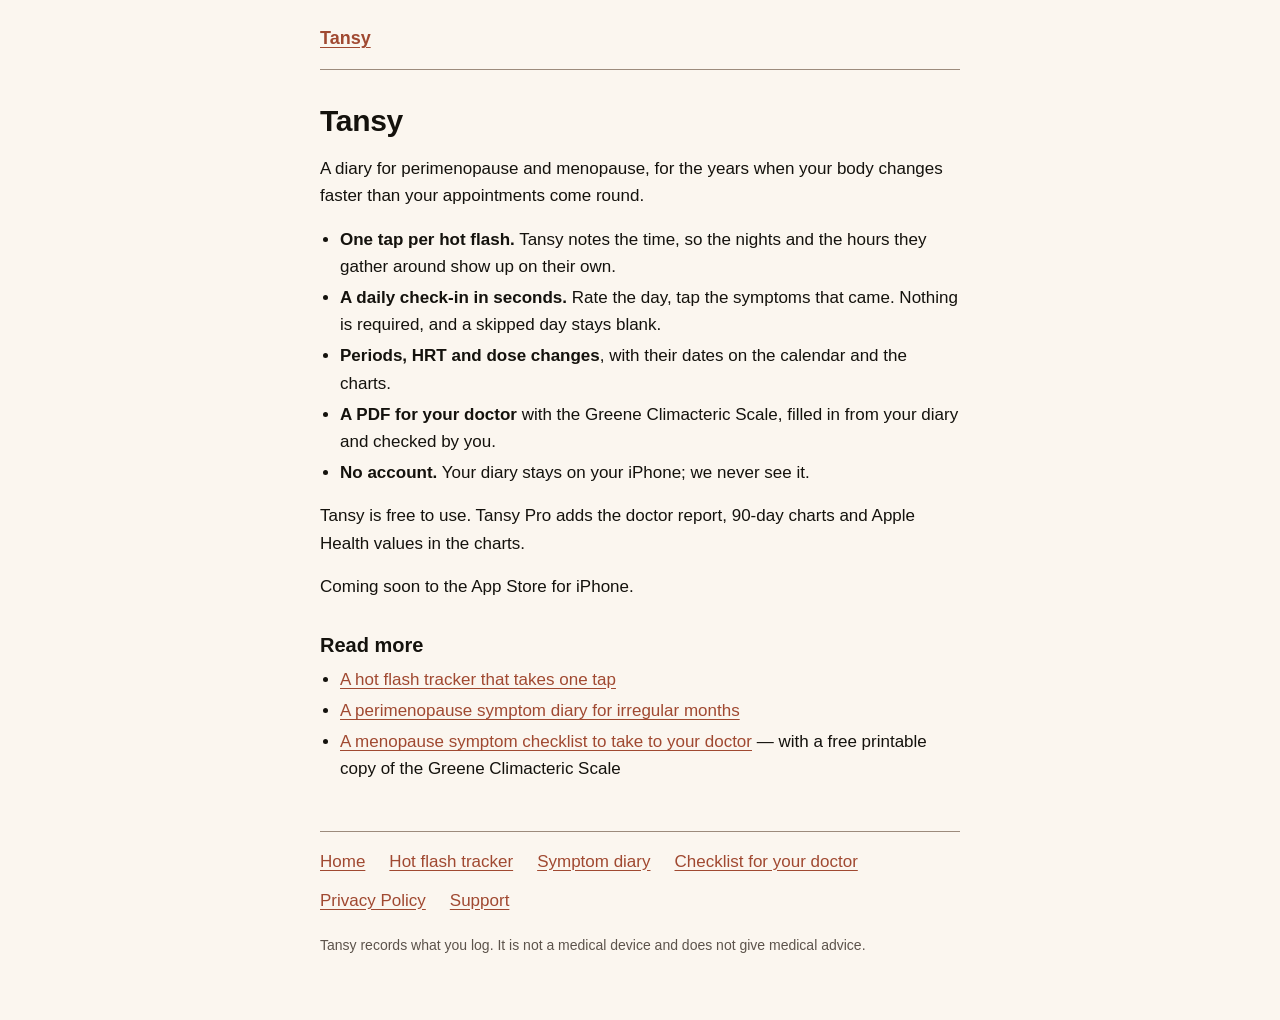
<file: index.html>
<!doctype html>
<html lang="en">
<head>
<meta charset="utf-8">
<meta name="viewport" content="width=device-width, initial-scale=1">
<meta name="color-scheme" content="light dark">
<meta name="description" content="A private diary for perimenopause and menopause: one tap per hot flash, periods, HRT dose dates and a printable report for your doctor.">
<title>Tansy: Menopause Tracker</title>
<link rel="stylesheet" href="styles.css">
</head>
<body>
<div class="page">
<header>
<a class="site-name" href="./">Tansy</a>
</header>
<main>
<h1>Tansy</h1>
<p>A diary for perimenopause and menopause, for the years when your body changes faster than your appointments come round.</p>
<ul>
<li><strong>One tap per hot flash.</strong> Tansy notes the time, so the nights and the hours they gather around show up on their own.</li>
<li><strong>A daily check-in in seconds.</strong> Rate the day, tap the symptoms that came. Nothing is required, and a skipped day stays blank.</li>
<li><strong>Periods, HRT and dose changes</strong>, with their dates on the calendar and the charts.</li>
<li><strong>A PDF for your doctor</strong> with the Greene Climacteric Scale, filled in from your diary and checked by you.</li>
<li><strong>No account.</strong> Your diary stays on your iPhone; we never see it.</li>
</ul>
<p>Tansy is free to use. Tansy Pro adds the doctor report, 90-day charts and Apple Health values in the charts.</p>
<p>Coming soon to the App Store for iPhone.</p>
<h2>Read more</h2>
<ul>
<li><a href="hot-flash-tracker/">A hot flash tracker that takes one tap</a></li>
<li><a href="perimenopause-symptom-diary/">A perimenopause symptom diary for irregular months</a></li>
<li><a href="menopause-symptom-checklist-for-doctor/">A menopause symptom checklist to take to your doctor</a> — with a free printable copy of the Greene Climacteric Scale</li>
</ul>
</main>
<footer>
<nav aria-label="Site">
<ul>
<li><a href="./">Home</a></li>
<li><a href="hot-flash-tracker/">Hot flash tracker</a></li>
<li><a href="perimenopause-symptom-diary/">Symptom diary</a></li>
<li><a href="menopause-symptom-checklist-for-doctor/">Checklist for your doctor</a></li>
<li><a href="privacy/">Privacy Policy</a></li>
<li><a href="support/">Support</a></li>
</ul>
</nav>
<p class="small">Tansy records what you log. It is not a medical device and does not give medical advice.</p>
</footer>
</div>
</body>
</html>
</file>
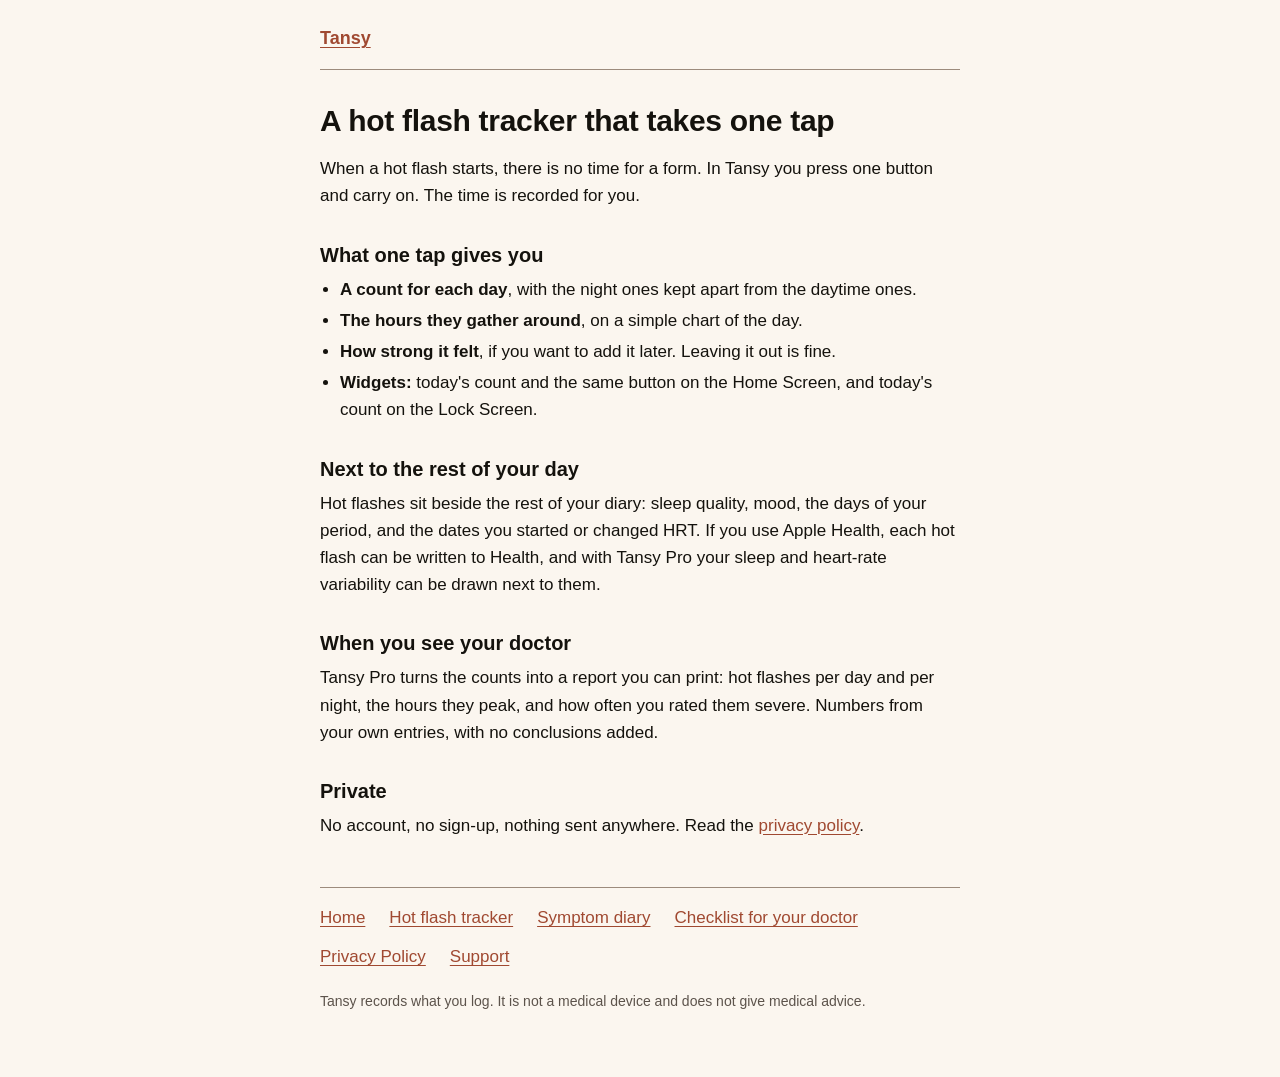
<file: hot-flash-tracker/index.html>
<!doctype html>
<html lang="en">
<head>
<meta charset="utf-8">
<meta name="viewport" content="width=device-width, initial-scale=1">
<meta name="color-scheme" content="light dark">
<meta name="description" content="Count hot flashes and night sweats with one tap. Tansy records the time, separates day from night and shows the hours they gather around.">
<title>Hot flash tracker — Tansy</title>
<link rel="stylesheet" href="../styles.css">
</head>
<body>
<div class="page">
<header>
<a class="site-name" href="../">Tansy</a>
</header>
<main>
<h1>A hot flash tracker that takes one tap</h1>
<p>When a hot flash starts, there is no time for a form. In Tansy you press one button and carry on. The time is recorded for you.</p>
<h2>What one tap gives you</h2>
<ul>
<li><strong>A count for each day</strong>, with the night ones kept apart from the daytime ones.</li>
<li><strong>The hours they gather around</strong>, on a simple chart of the day.</li>
<li><strong>How strong it felt</strong>, if you want to add it later. Leaving it out is fine.</li>
<li><strong>Widgets:</strong> today's count and the same button on the Home Screen, and today's count on the Lock Screen.</li>
</ul>
<h2>Next to the rest of your day</h2>
<p>Hot flashes sit beside the rest of your diary: sleep quality, mood, the days of your period, and the dates you started or changed HRT. If you use Apple Health, each hot flash can be written to Health, and with Tansy Pro your sleep and heart-rate variability can be drawn next to them.</p>
<h2>When you see your doctor</h2>
<p>Tansy Pro turns the counts into a report you can print: hot flashes per day and per night, the hours they peak, and how often you rated them severe. Numbers from your own entries, with no conclusions added.</p>
<h2>Private</h2>
<p>No account, no sign-up, nothing sent anywhere. Read the <a href="../privacy/">privacy policy</a>.</p>
</main>
<footer>
<nav aria-label="Site">
<ul>
<li><a href="../">Home</a></li>
<li><a href="../hot-flash-tracker/">Hot flash tracker</a></li>
<li><a href="../perimenopause-symptom-diary/">Symptom diary</a></li>
<li><a href="../menopause-symptom-checklist-for-doctor/">Checklist for your doctor</a></li>
<li><a href="../privacy/">Privacy Policy</a></li>
<li><a href="../support/">Support</a></li>
</ul>
</nav>
<p class="small">Tansy records what you log. It is not a medical device and does not give medical advice.</p>
</footer>
</div>
</body>
</html>
</file>
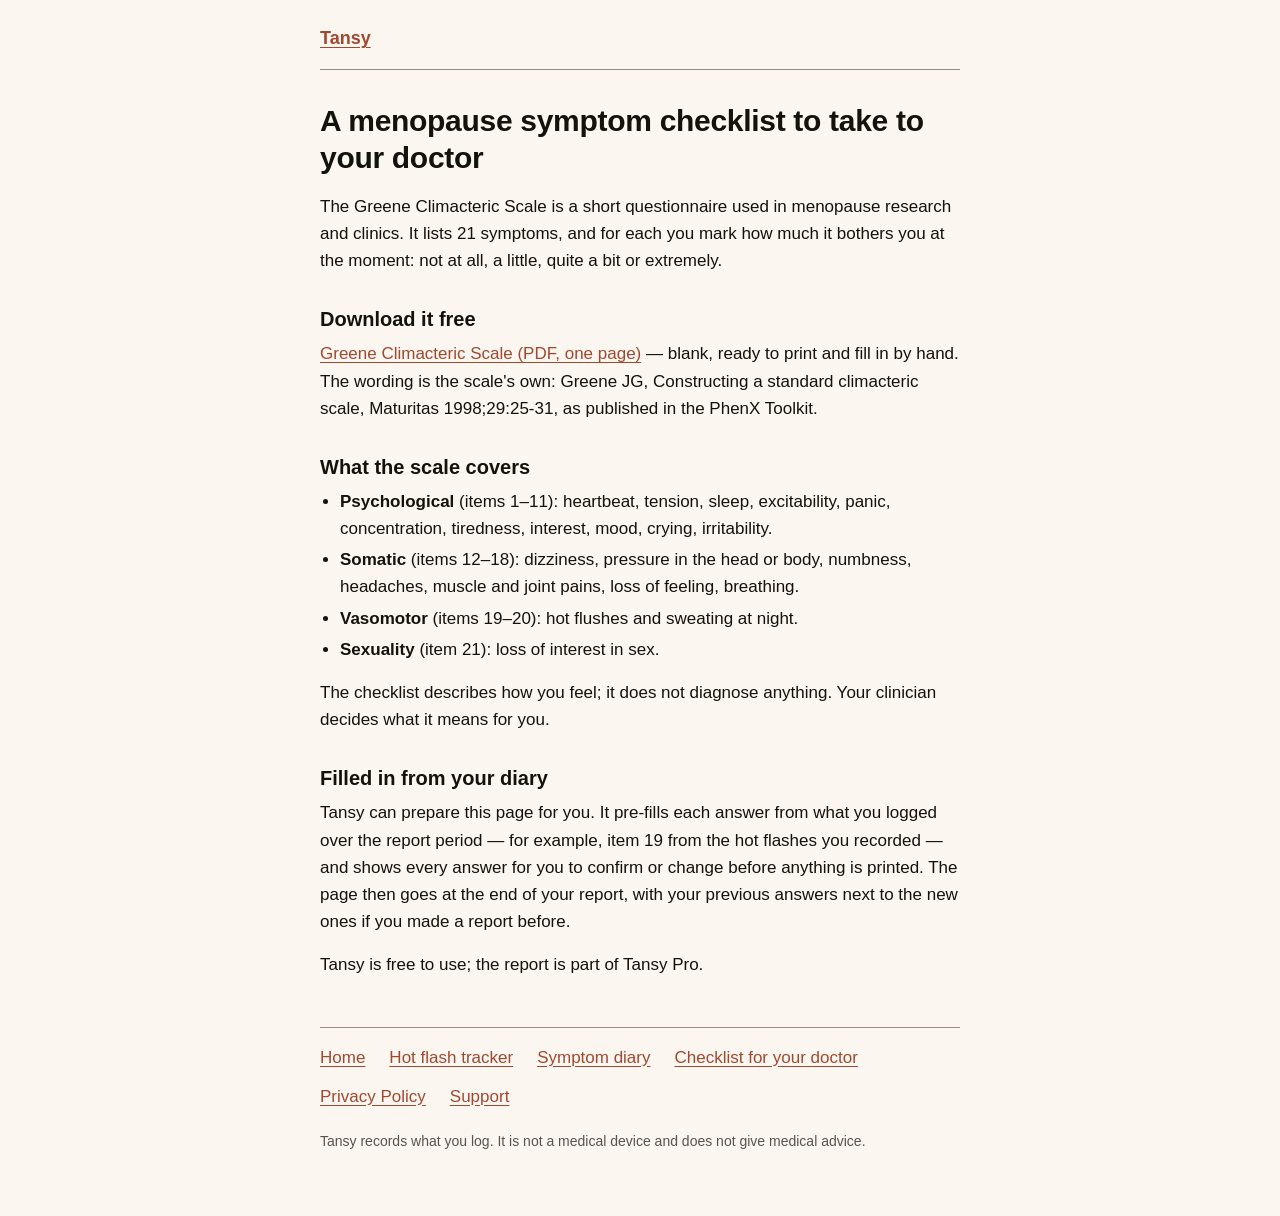
<file: menopause-symptom-checklist-for-doctor/index.html>
<!doctype html>
<html lang="en">
<head>
<meta charset="utf-8">
<meta name="viewport" content="width=device-width, initial-scale=1">
<meta name="color-scheme" content="light dark">
<meta name="description" content="A free printable copy of the Greene Climacteric Scale, a 21-item menopause symptom checklist, and how Tansy fills it in from your diary.">
<title>Menopause symptom checklist for your doctor — Tansy</title>
<link rel="stylesheet" href="../styles.css">
</head>
<body>
<div class="page">
<header>
<a class="site-name" href="../">Tansy</a>
</header>
<main>
<h1>A menopause symptom checklist to take to your doctor</h1>
<p>The Greene Climacteric Scale is a short questionnaire used in menopause research and clinics. It lists 21 symptoms, and for each you mark how much it bothers you at the moment: not at all, a little, quite a bit or extremely.</p>
<h2>Download it free</h2>
<p><a href="greene-climacteric-scale.pdf">Greene Climacteric Scale (PDF, one page)</a> — blank, ready to print and fill in by hand. The wording is the scale's own: Greene JG, Constructing a standard climacteric scale, Maturitas 1998;29:25-31, as published in the PhenX Toolkit.</p>
<h2>What the scale covers</h2>
<ul>
<li><strong>Psychological</strong> (items 1–11): heartbeat, tension, sleep, excitability, panic, concentration, tiredness, interest, mood, crying, irritability.</li>
<li><strong>Somatic</strong> (items 12–18): dizziness, pressure in the head or body, numbness, headaches, muscle and joint pains, loss of feeling, breathing.</li>
<li><strong>Vasomotor</strong> (items 19–20): hot flushes and sweating at night.</li>
<li><strong>Sexuality</strong> (item 21): loss of interest in sex.</li>
</ul>
<p>The checklist describes how you feel; it does not diagnose anything. Your clinician decides what it means for you.</p>
<h2>Filled in from your diary</h2>
<p>Tansy can prepare this page for you. It pre-fills each answer from what you logged over the report period — for example, item 19 from the hot flashes you recorded — and shows every answer for you to confirm or change before anything is printed. The page then goes at the end of your report, with your previous answers next to the new ones if you made a report before.</p>
<p>Tansy is free to use; the report is part of Tansy Pro.</p>
</main>
<footer>
<nav aria-label="Site">
<ul>
<li><a href="../">Home</a></li>
<li><a href="../hot-flash-tracker/">Hot flash tracker</a></li>
<li><a href="../perimenopause-symptom-diary/">Symptom diary</a></li>
<li><a href="../menopause-symptom-checklist-for-doctor/">Checklist for your doctor</a></li>
<li><a href="../privacy/">Privacy Policy</a></li>
<li><a href="../support/">Support</a></li>
</ul>
</nav>
<p class="small">Tansy records what you log. It is not a medical device and does not give medical advice.</p>
</footer>
</div>
</body>
</html>
</file>
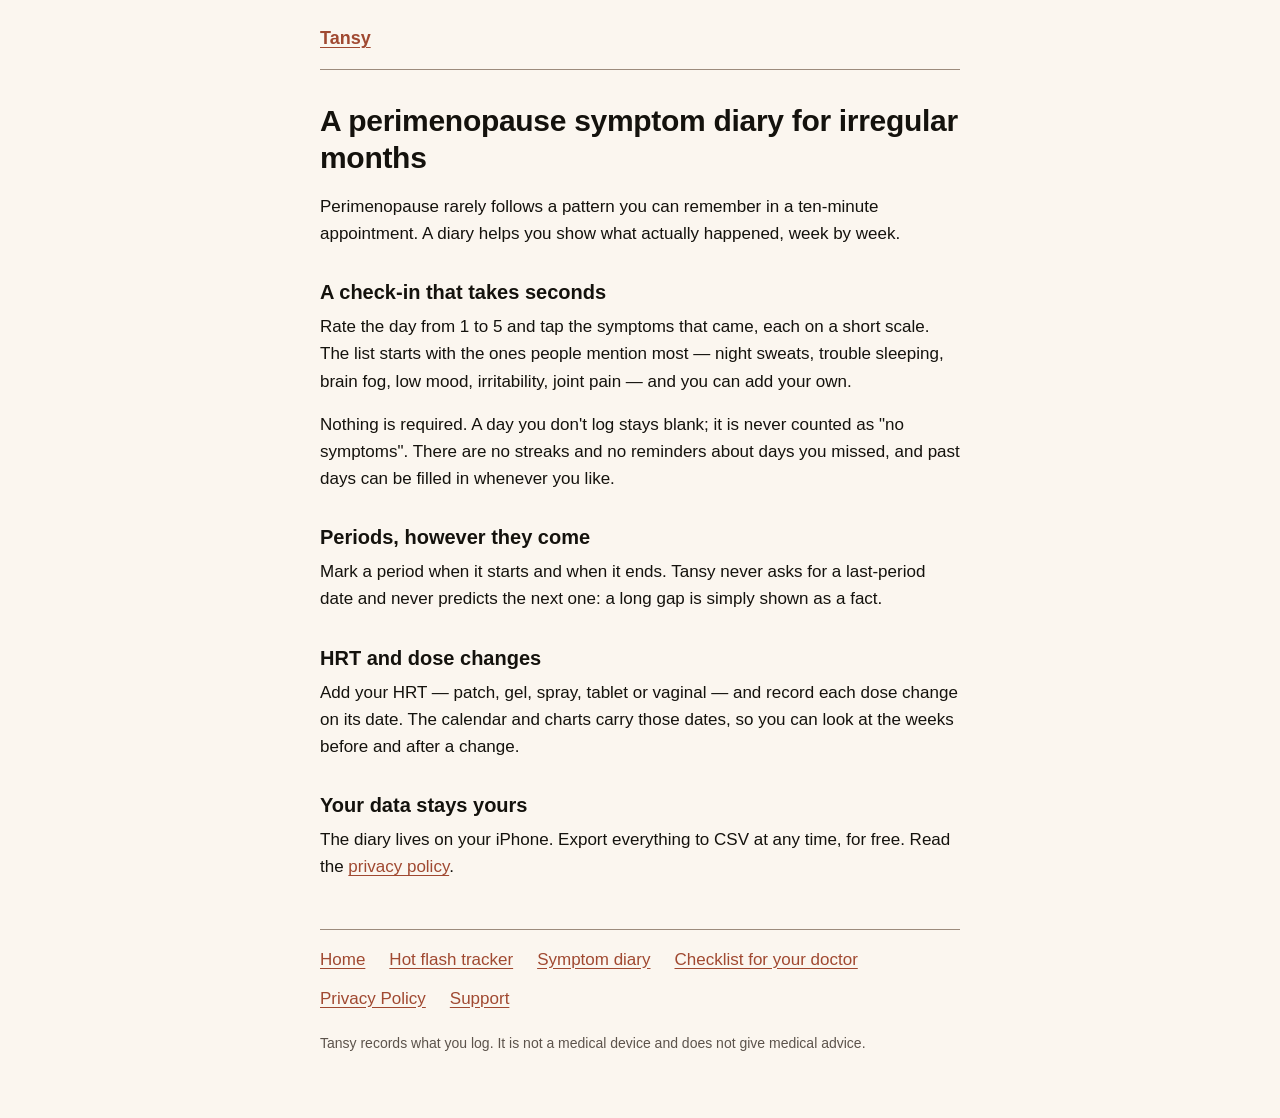
<file: perimenopause-symptom-diary/index.html>
<!doctype html>
<html lang="en">
<head>
<meta charset="utf-8">
<meta name="viewport" content="width=device-width, initial-scale=1">
<meta name="color-scheme" content="light dark">
<meta name="description" content="A daily perimenopause diary that takes seconds: symptoms, sleep, mood, irregular periods and HRT, with nothing mandatory and no streaks.">
<title>Perimenopause symptom diary — Tansy</title>
<link rel="stylesheet" href="../styles.css">
</head>
<body>
<div class="page">
<header>
<a class="site-name" href="../">Tansy</a>
</header>
<main>
<h1>A perimenopause symptom diary for irregular months</h1>
<p>Perimenopause rarely follows a pattern you can remember in a ten-minute appointment. A diary helps you show what actually happened, week by week.</p>
<h2>A check-in that takes seconds</h2>
<p>Rate the day from 1 to 5 and tap the symptoms that came, each on a short scale. The list starts with the ones people mention most — night sweats, trouble sleeping, brain fog, low mood, irritability, joint pain — and you can add your own.</p>
<p>Nothing is required. A day you don't log stays blank; it is never counted as "no symptoms". There are no streaks and no reminders about days you missed, and past days can be filled in whenever you like.</p>
<h2>Periods, however they come</h2>
<p>Mark a period when it starts and when it ends. Tansy never asks for a last-period date and never predicts the next one: a long gap is simply shown as a fact.</p>
<h2>HRT and dose changes</h2>
<p>Add your HRT — patch, gel, spray, tablet or vaginal — and record each dose change on its date. The calendar and charts carry those dates, so you can look at the weeks before and after a change.</p>
<h2>Your data stays yours</h2>
<p>The diary lives on your iPhone. Export everything to CSV at any time, for free. Read the <a href="../privacy/">privacy policy</a>.</p>
</main>
<footer>
<nav aria-label="Site">
<ul>
<li><a href="../">Home</a></li>
<li><a href="../hot-flash-tracker/">Hot flash tracker</a></li>
<li><a href="../perimenopause-symptom-diary/">Symptom diary</a></li>
<li><a href="../menopause-symptom-checklist-for-doctor/">Checklist for your doctor</a></li>
<li><a href="../privacy/">Privacy Policy</a></li>
<li><a href="../support/">Support</a></li>
</ul>
</nav>
<p class="small">Tansy records what you log. It is not a medical device and does not give medical advice.</p>
</footer>
</div>
</body>
</html>
</file>
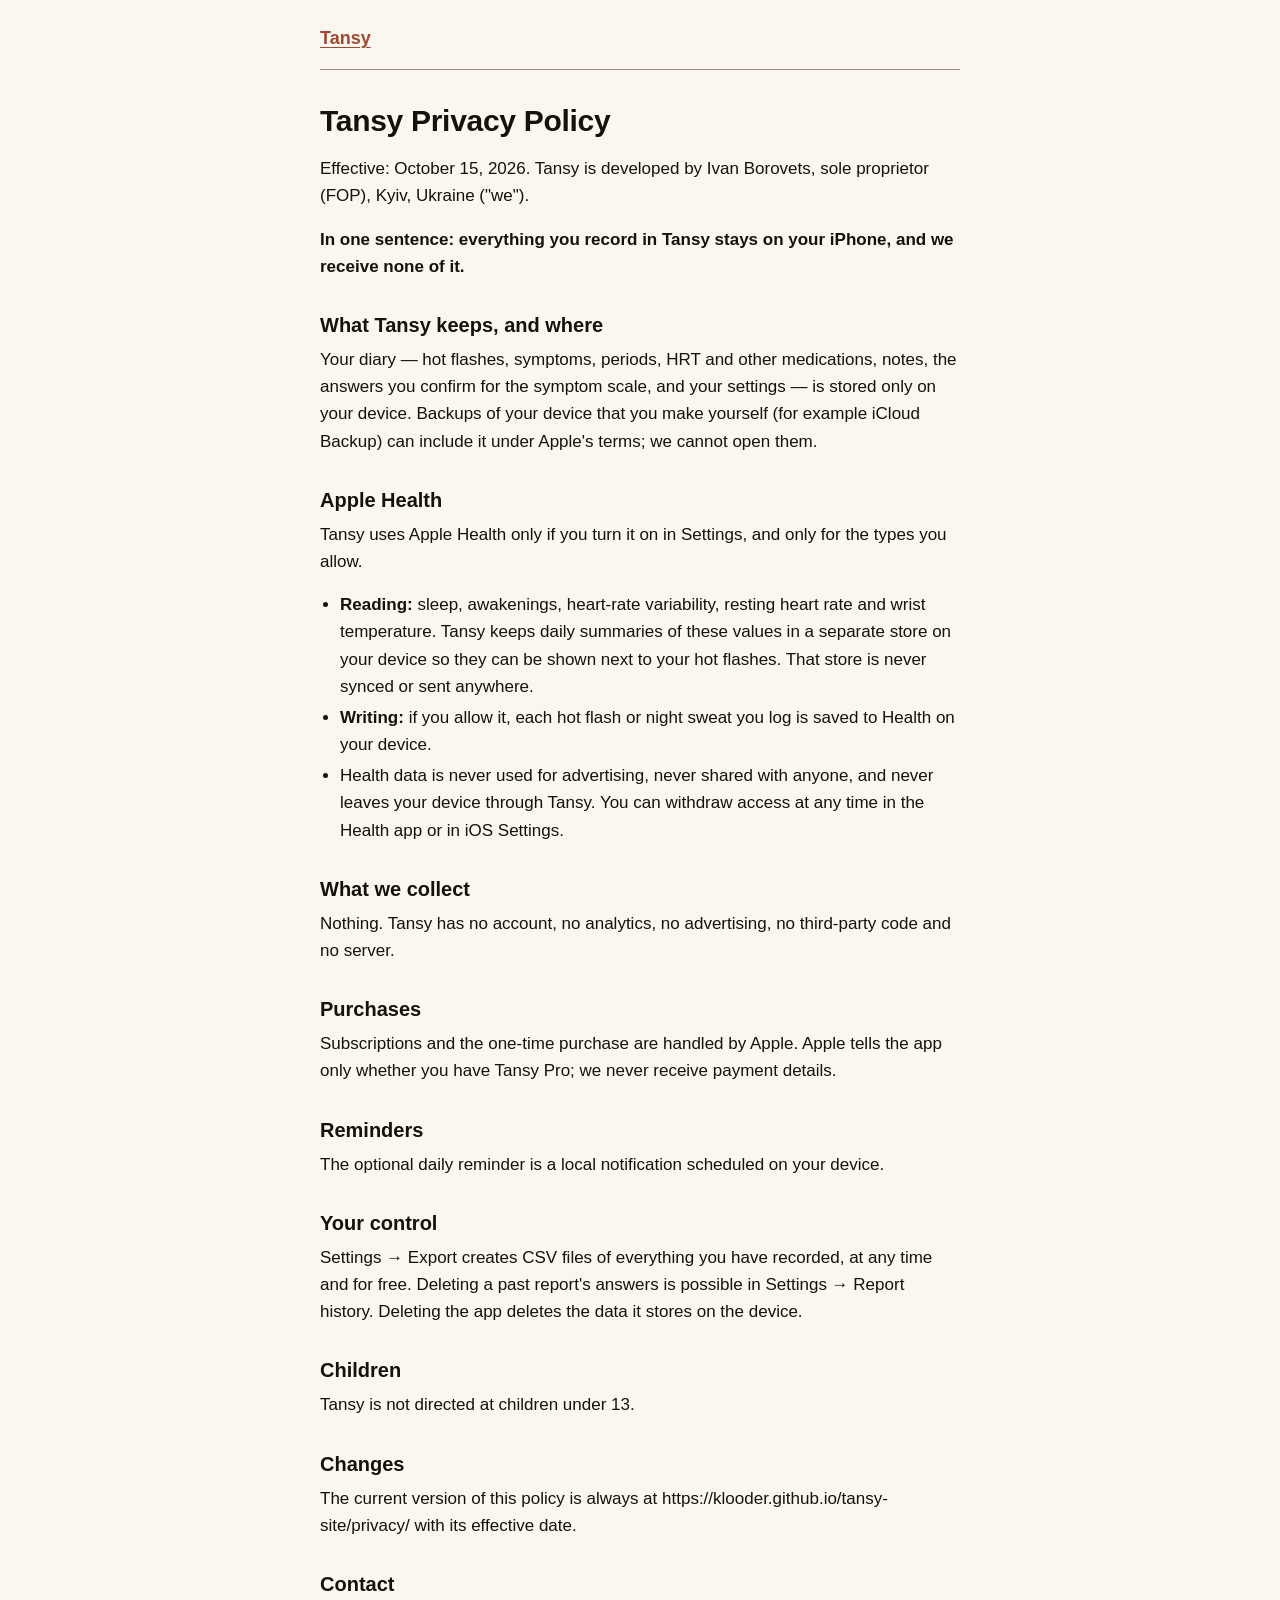
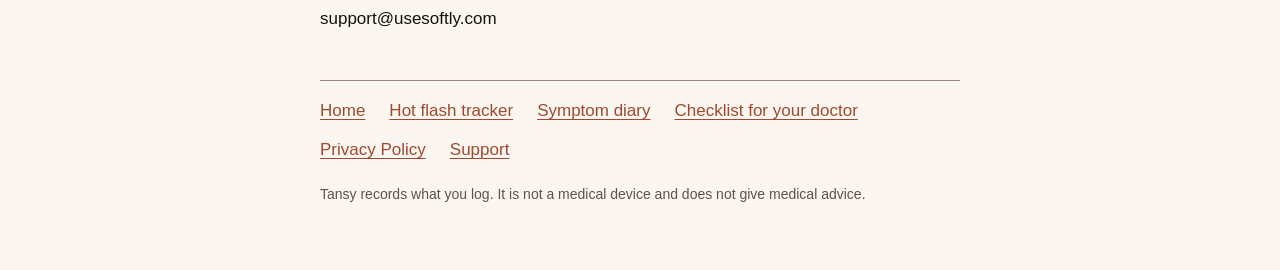
<file: privacy/index.html>
<!doctype html>
<html lang="en">
<head>
<meta charset="utf-8">
<meta name="viewport" content="width=device-width, initial-scale=1">
<meta name="color-scheme" content="light dark">
<meta name="description" content="Tansy&#x27;s privacy policy: your diary stays on your iPhone, and we receive none of it.">
<title>Privacy Policy — Tansy</title>
<link rel="stylesheet" href="../styles.css">
</head>
<body>
<div class="page">
<header>
<a class="site-name" href="../">Tansy</a>
</header>
<main>
<h1>Tansy Privacy Policy</h1>
<p>Effective: October 15, 2026. Tansy is developed by Ivan Borovets, sole proprietor (FOP), Kyiv, Ukraine ("we").</p>
<p><strong>In one sentence: everything you record in Tansy stays on your iPhone, and we receive none of it.</strong></p>
<h2>What Tansy keeps, and where</h2>
<p>Your diary — hot flashes, symptoms, periods, HRT and other medications, notes, the answers you confirm for the symptom scale, and your settings — is stored only on your device. Backups of your device that you make yourself (for example iCloud Backup) can include it under Apple's terms; we cannot open them.</p>
<h2>Apple Health</h2>
<p>Tansy uses Apple Health only if you turn it on in Settings, and only for the types you allow.</p>
<ul>
<li><strong>Reading:</strong> sleep, awakenings, heart-rate variability, resting heart rate and wrist temperature. Tansy keeps daily summaries of these values in a separate store on your device so they can be shown next to your hot flashes. That store is never synced or sent anywhere.</li>
<li><strong>Writing:</strong> if you allow it, each hot flash or night sweat you log is saved to Health on your device.</li>
<li>Health data is never used for advertising, never shared with anyone, and never leaves your device through Tansy. You can withdraw access at any time in the Health app or in iOS Settings.</li>
</ul>
<h2>What we collect</h2>
<p>Nothing. Tansy has no account, no analytics, no advertising, no third-party code and no server.</p>
<h2>Purchases</h2>
<p>Subscriptions and the one-time purchase are handled by Apple. Apple tells the app only whether you have Tansy Pro; we never receive payment details.</p>
<h2>Reminders</h2>
<p>The optional daily reminder is a local notification scheduled on your device.</p>
<h2>Your control</h2>
<p>Settings → Export creates CSV files of everything you have recorded, at any time and for free. Deleting a past report's answers is possible in Settings → Report history. Deleting the app deletes the data it stores on the device.</p>
<h2>Children</h2>
<p>Tansy is not directed at children under 13.</p>
<h2>Changes</h2>
<p>The current version of this policy is always at https://klooder.github.io/tansy-site/privacy/ with its effective date.</p>
<h2>Contact</h2>
<p>support@usesoftly.com</p>
</main>
<footer>
<nav aria-label="Site">
<ul>
<li><a href="../">Home</a></li>
<li><a href="../hot-flash-tracker/">Hot flash tracker</a></li>
<li><a href="../perimenopause-symptom-diary/">Symptom diary</a></li>
<li><a href="../menopause-symptom-checklist-for-doctor/">Checklist for your doctor</a></li>
<li><a href="../privacy/">Privacy Policy</a></li>
<li><a href="../support/">Support</a></li>
</ul>
</nav>
<p class="small">Tansy records what you log. It is not a medical device and does not give medical advice.</p>
</footer>
</div>
</body>
</html>
</file>
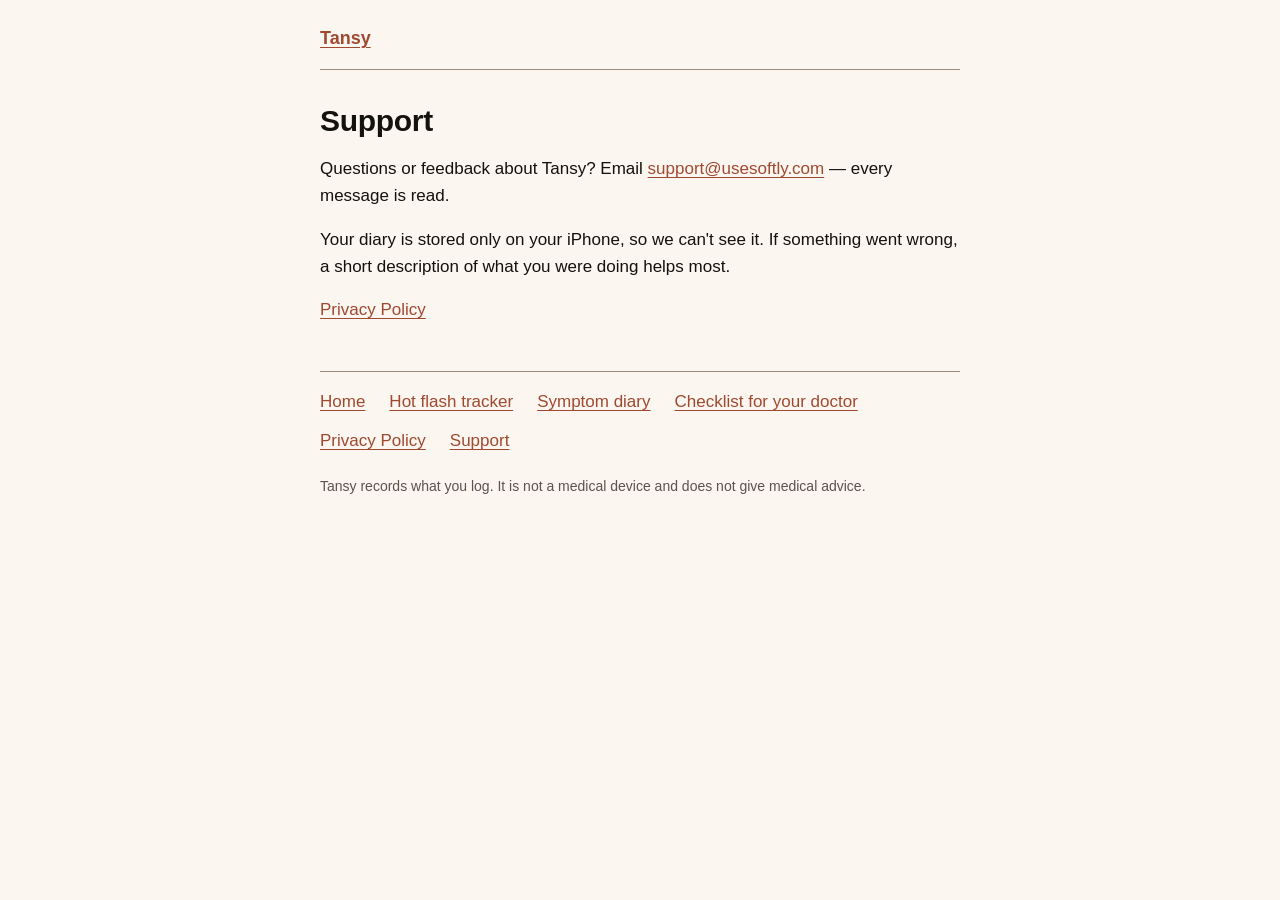
<file: support/index.html>
<!doctype html>
<html lang="en">
<head>
<meta charset="utf-8">
<meta name="viewport" content="width=device-width, initial-scale=1">
<meta name="color-scheme" content="light dark">
<meta name="description" content="Questions or feedback about Tansy.">
<title>Support — Tansy</title>
<link rel="stylesheet" href="../styles.css">
</head>
<body>
<div class="page">
<header>
<a class="site-name" href="../">Tansy</a>
</header>
<main>
<h1>Support</h1>
<p>Questions or feedback about Tansy? Email <a href="mailto:support@usesoftly.com">support@usesoftly.com</a> — every message is read.</p>
<p>Your diary is stored only on your iPhone, so we can't see it. If something went wrong, a short description of what you were doing helps most.</p>
<p><a href="../privacy/">Privacy Policy</a></p>
</main>
<footer>
<nav aria-label="Site">
<ul>
<li><a href="../">Home</a></li>
<li><a href="../hot-flash-tracker/">Hot flash tracker</a></li>
<li><a href="../perimenopause-symptom-diary/">Symptom diary</a></li>
<li><a href="../menopause-symptom-checklist-for-doctor/">Checklist for your doctor</a></li>
<li><a href="../privacy/">Privacy Policy</a></li>
<li><a href="../support/">Support</a></li>
</ul>
</nav>
<p class="small">Tansy records what you log. It is not a medical device and does not give medical advice.</p>
</footer>
</div>
</body>
</html>
</file>
<file: styles.css>
/* Tansy — klooder.github.io/tansy-site
   Colors are the app's asset-catalog tokens: bg, surface, accent, chartRange.
   Contrast: text 17.9:1 / 15.9:1, links 5.6:1 / 6.3:1, borders 3.0:1 / 2.6:1. */

:root {
  --bg: #FBF6EF;
  --ink: #14120D;
  --muted: #5C534B;
  --accent: #A04931;
  --stroke: #9C8B7C;
  --surface: #FFFFFF;
  color-scheme: light dark;
}

@media (prefers-color-scheme: dark) {
  :root {
    --bg: #1C1715;
    --ink: #F5EFE8;
    --muted: #C9BFB5;
    --accent: #E08A6B;
    --stroke: #6E6158;
    --surface: #272120;
  }
}

*,
*::before,
*::after {
  box-sizing: border-box;
}

html {
  -webkit-text-size-adjust: 100%;
  text-size-adjust: 100%;
}

body {
  margin: 0;
  background: var(--bg);
  color: var(--ink);
  font-family: -apple-system, BlinkMacSystemFont, "Segoe UI", Roboto, "Helvetica Neue", Arial, sans-serif;
  font-size: 1.0625rem;
  line-height: 1.6;
}

.page {
  max-width: 42rem;
  margin: 0 auto;
  padding: 1.5rem 1rem 3rem;
}

header {
  padding-bottom: 1rem;
  margin-bottom: 2rem;
  border-bottom: 1px solid var(--stroke);
}

.site-name {
  font-weight: 600;
  font-size: 1.125rem;
}

h1 {
  font-size: 1.875rem;
  line-height: 1.25;
  letter-spacing: -0.01em;
  margin: 0 0 1rem;
}

h2 {
  font-size: 1.25rem;
  line-height: 1.3;
  margin: 2rem 0 0.5rem;
}

p,
ul {
  margin: 0 0 1rem;
}

ul {
  padding-left: 1.25rem;
}

li {
  margin-bottom: 0.25rem;
}

/* Links are underlined, so their meaning never rests on color alone. */
a {
  color: var(--accent);
  text-decoration: underline;
  text-underline-offset: 0.15em;
}

a:hover {
  text-decoration-thickness: 2px;
}

a:focus-visible {
  outline: 2px solid var(--accent);
  outline-offset: 2px;
  border-radius: 2px;
}

footer {
  margin-top: 3rem;
  padding-top: 1rem;
  border-top: 1px solid var(--stroke);
}

footer ul {
  display: flex;
  flex-wrap: wrap;
  gap: 0.5rem 1.5rem;
  list-style: none;
  margin: 0 0 1rem;
  padding: 0;
}

.small {
  font-size: 0.875rem;
  color: var(--muted);
}

/* Long email addresses and URLs wrap instead of widening the page on a phone. */
main {
  overflow-wrap: anywhere;
}
</file>
